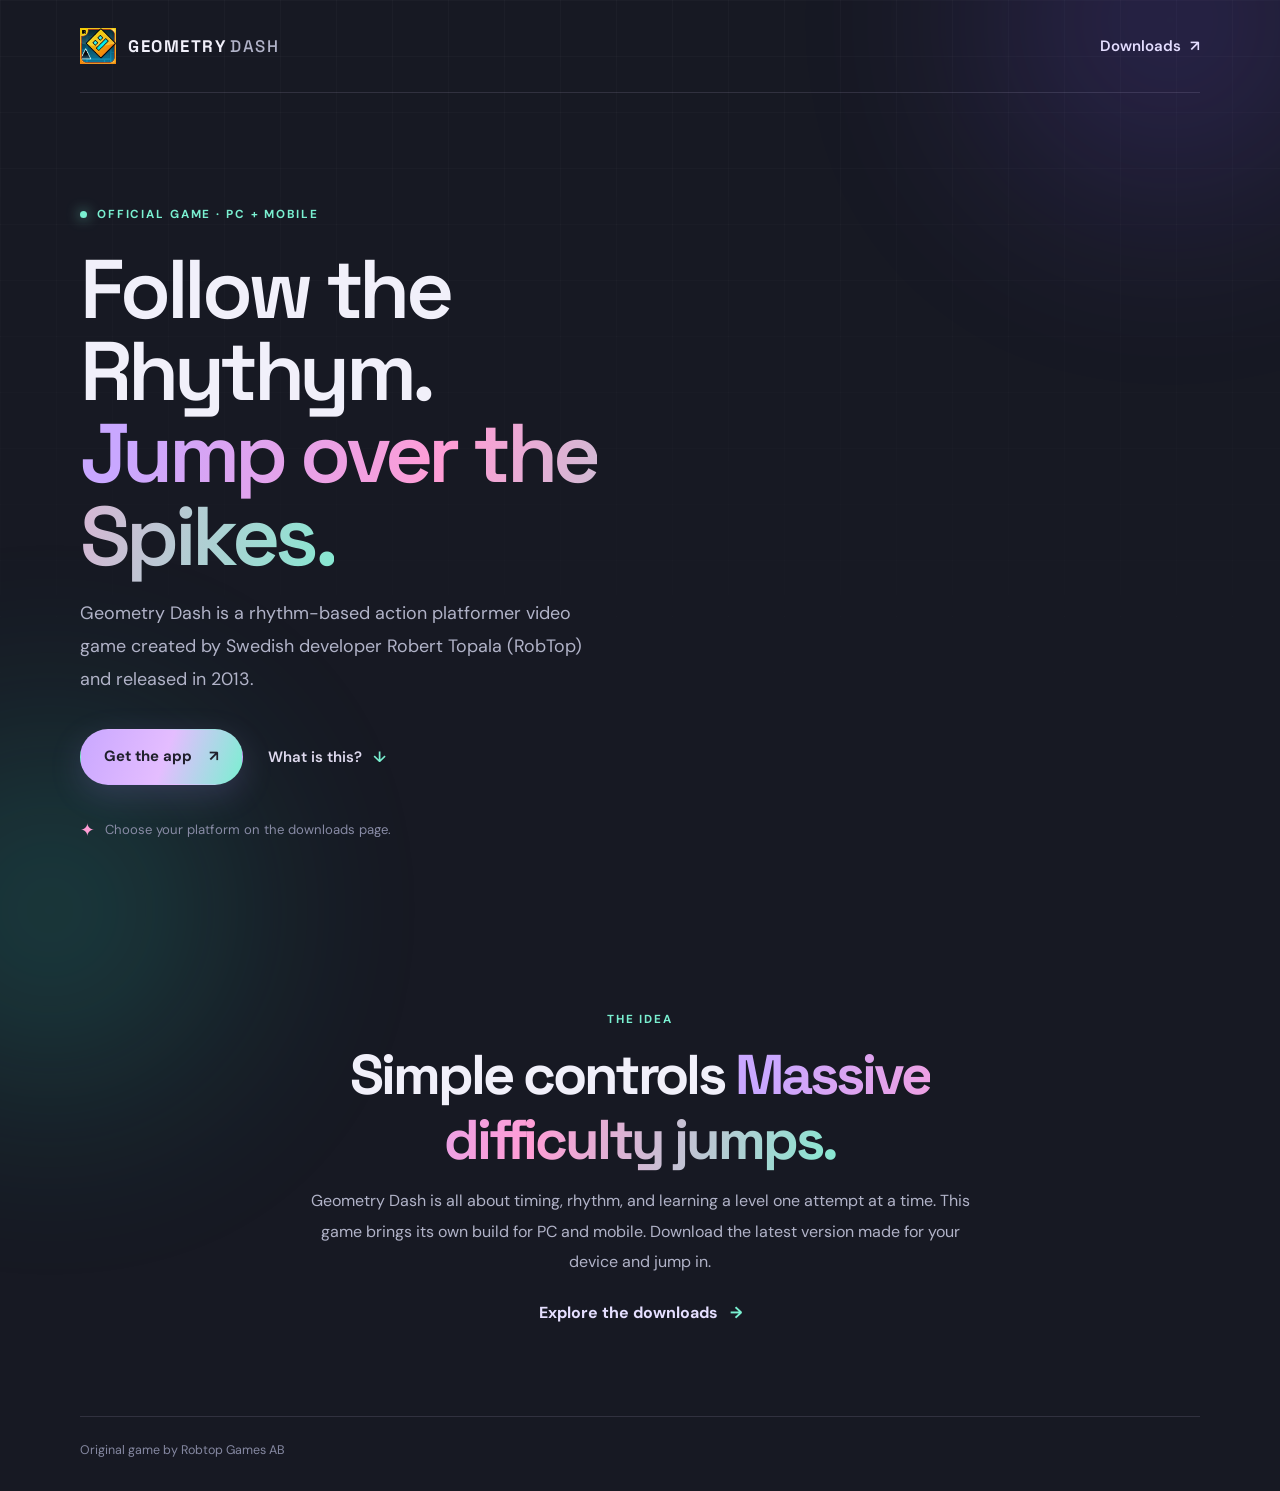
<file: index.html>
<!doctype html>
<html lang="en">
<head>
  <meta charset="utf-8">
  <meta name="viewport" content="width=device-width, initial-scale=1">
  <meta name="theme-color" content="#171923">
  <meta name="description" content="A community-made Geometry Dash mod, with separate builds for PC and mobile.">
  <title>Geometry Dash — Download for free</title>

  <link rel="preconnect" href="https://fonts.googleapis.com">
  <link rel="preconnect" href="https://fonts.gstatic.com" crossorigin>
  <link href="https://fonts.googleapis.com/css2?family=DM+Sans:wght@400;500;600;700&family=Space+Grotesk:wght@400;500;600;700&display=swap" rel="stylesheet">

  <link rel="stylesheet" href="styles.css">
  <script src="script.js" defer></script>
</head>
<body>
  <a class="skip-link" href="#main">Skip to content</a>

  <div class="ambient ambient-one" aria-hidden="true"></div>
  <div class="ambient ambient-two" aria-hidden="true"></div>

  <header class="topbar shell">
    <a class="brand" href="./" aria-label="Dash Lab home">
      <img src="/images/logo.png" alt="Dash Lab" class="brand-icon">
      <span>GEOMETRY<span class="brand-muted">DASH</span></span>
    </a>

    <div class="topbar-actions">
      <a class="top-link" href="downloads/">Downloads <span aria-hidden="true">↗</span></a>
    </div>
  </header>

  <main id="main" class="shell hero-layout">
    <section class="hero-copy reveal">
      <div class="eyebrow"><span class="pulse-dot"></span> OFFICIAL GAME · PC + MOBILE</div>

      <h1>Follow the Rhythym.<br><span class="gradient-text">Jump over the Spikes.</span></h1>

      <p class="hero-description">Geometry Dash is a rhythm-based action platformer video game created by Swedish developer Robert Topala (RobTop) and released in 2013.</p>

      <div class="hero-actions">
        <a class="button button-primary" href="downloads/">Get the app <span aria-hidden="true">↗</span></a>
        <a class="text-link" href="#about">What is this? <span aria-hidden="true">↓</span></a>
      </div>

      <div class="hero-note">
        <span class="note-icon" aria-hidden="true">✦</span>
        <span>Choose your platform on the downloads page.</span>
      </div>
    </section>

    <section class="about-section reveal" id="about">
      <div class="section-kicker">THE IDEA</div>
      <h2>Simple controls <span class="gradient-text">Massive difficulty jumps.</span></h2>
      <p>Geometry Dash is all about timing, rhythm, and learning a level one attempt at a time. This game brings its own build for PC and mobile. Download the latest version made for your device and jump in.</p>
      <a class="inline-arrow" href="downloads/">Explore the downloads <span aria-hidden="true">→</span></a>
    </section>
  </main>

  <footer class="site-footer shell">
    <span>Original game by Robtop Games AB</span>
  </footer>
</body>
</html>
</file>
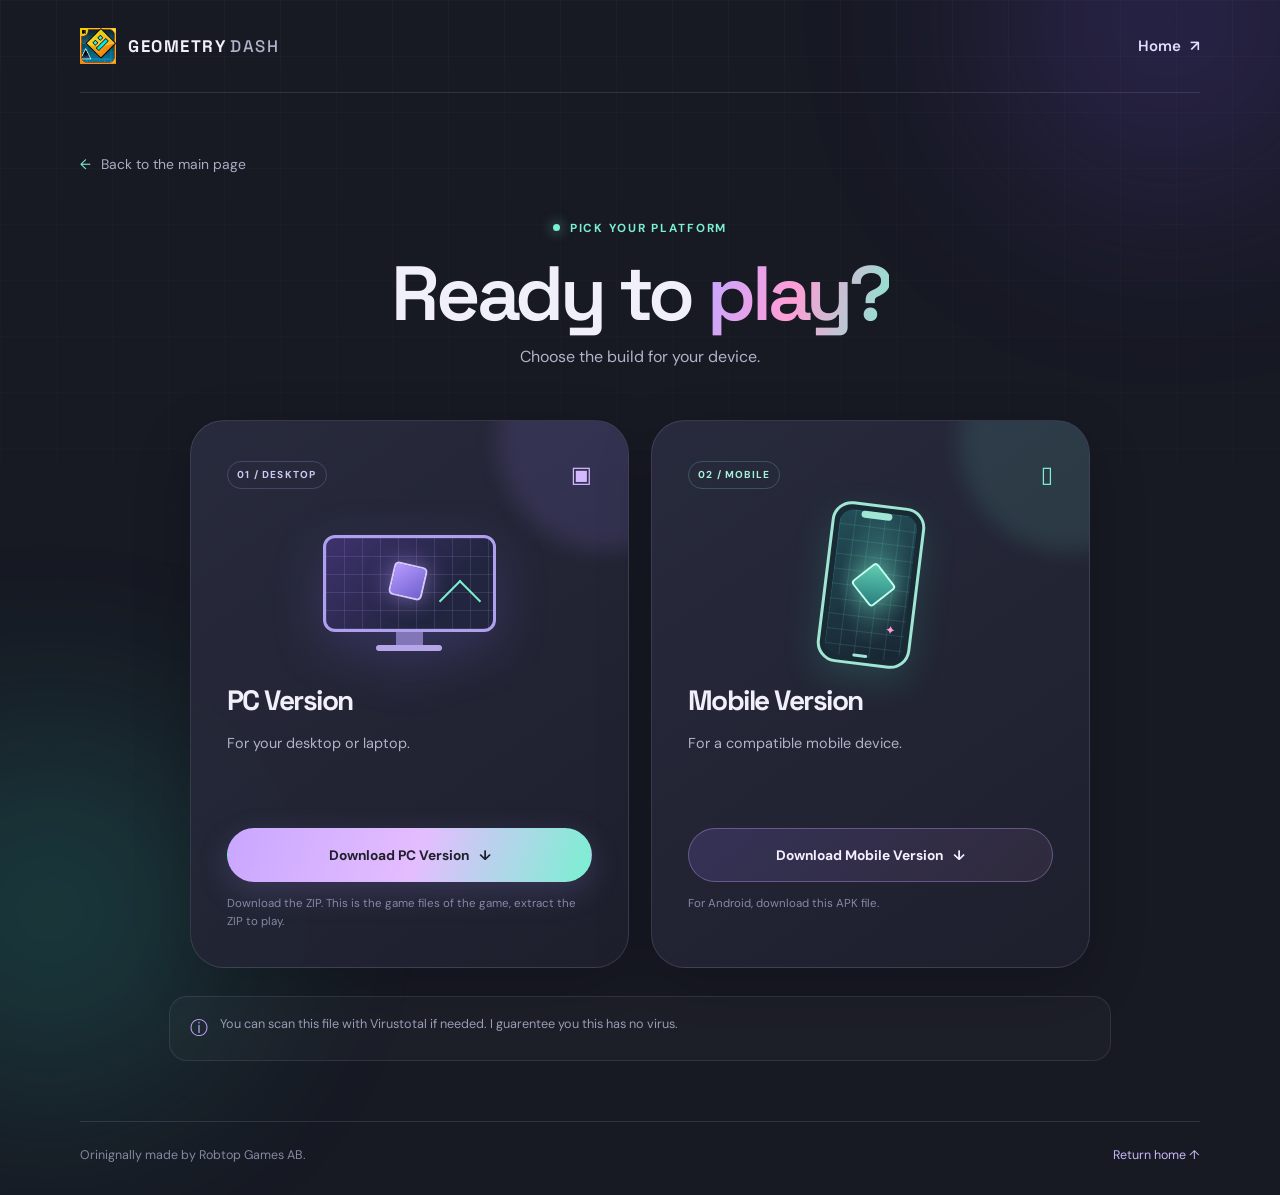
<file: downloads/index.html>
<!doctype html>
<html lang="en">
<head>
  <meta charset="utf-8">
  <meta name="viewport" content="width=device-width, initial-scale=1">
  <meta name="theme-color" content="#171923">
  <meta name="description" content="Choose the PC or mobile download for this community-made Geometry Dash mod.">
  <title>Downloads — Geometry Dash</title>

  <link rel="preconnect" href="https://fonts.googleapis.com">
  <link rel="preconnect" href="https://fonts.gstatic.com" crossorigin>
  <link href="https://fonts.googleapis.com/css2?family=DM+Sans:wght@400;500;600;700&family=Space+Grotesk:wght@400;500;600;700&display=swap" rel="stylesheet">

  <link rel="stylesheet" href="../styles.css">
  <script src="../download-config.js" defer></script>
  <script src="../script.js" defer></script>
</head>
<body>
  <a class="skip-link" href="#main">Skip to content</a>

  <div class="ambient ambient-one" aria-hidden="true"></div>
  <div class="ambient ambient-two" aria-hidden="true"></div>

  <header class="topbar shell">
    <a class="brand" href="../" aria-label="Dash Lab home">
      <img src="/images/logo.png" alt="Dash Lab" class="brand-icon">
      <span>GEOMETRY<span class="brand-muted">DASH</span></span>
    </a>

    <div class="topbar-actions">
      <a class="top-link" href="../">Home <span aria-hidden="true">↗</span></a>
    </div>
  </header>

  <main id="main" class="shell download-main">
    <a class="back-link reveal" href="../"><span aria-hidden="true">←</span> Back to the main page</a>

    <section class="download-heading reveal">
      <div class="eyebrow"><span class="pulse-dot"></span> PICK YOUR PLATFORM</div>
      <h1>Ready to <span class="gradient-text">play?</span></h1>
      <p>Choose the build for your device.</p>
    </section>

    <section class="download-grid" aria-label="Available downloads">
      <article class="download-card pc-card reveal">
        <div class="card-topline">
          <span class="platform-chip">01 / DESKTOP</span>
          <span class="card-glyph" aria-hidden="true">▣</span>
        </div>

        <div class="device-art pc-art" aria-hidden="true">
          <div class="monitor">
            <div class="monitor-screen">
              <span class="screen-cube"></span>
              <span class="screen-slope"></span>
            </div>
            <div class="monitor-neck"></div>
            <div class="monitor-foot"></div>
          </div>
        </div>

        <h2>PC Version</h2>
        <p>For your desktop or laptop.</p>
        <a class="button button-primary download-button" href="#" data-download="pc">Download PC Version <span aria-hidden="true">↓</span></a>
        <p class="file-hint">Download the ZIP. This is the game files of the game, extract the ZIP to play.</p>
      </article>

      <article class="download-card mobile-card reveal">
        <div class="card-topline">
          <span class="platform-chip">02 / MOBILE</span>
          <span class="card-glyph" aria-hidden="true">▯</span>
        </div>

        <div class="device-art mobile-art" aria-hidden="true">
          <div class="phone">
            <div class="phone-notch"></div>
            <div class="phone-screen">
              <span class="phone-cube"></span>
              <span class="phone-star">✦</span>
            </div>
            <div class="phone-home"></div>
          </div>
        </div>

        <h2>Mobile Version</h2>
        <p>For a compatible mobile device.</p>
        <a class="button button-secondary download-button" href="#" data-download="mobile">Download Mobile Version <span aria-hidden="true">↓</span></a>
        <p class="file-hint">For Android, download this APK file.</p>
      </article>
    </section>

    <div class="download-disclaimer reveal">
      <span aria-hidden="true">ⓘ</span>
      <p>You can scan this file with Virustotal if needed. I guarentee you this has no virus.</p>
    </div>

    <div class="toast" id="toast" role="status" aria-live="polite"></div>
  </main>

  <footer class="site-footer shell">
    <span>Orinignally made by Robtop Games AB.</span>
    <span><a href="../">Return home ↑</a></span>
  </footer>
</body>
</html>
</file>
<file: styles.css>
:root {
color-scheme: dark;
--bg: #171923;
--surface: rgba(36, 39, 54, 0.76);
--surface-strong: #252839;
--text: #f1f0fa;
--muted: #b1b3c8;
--line: rgba(219, 217, 255, 0.13);
--lilac: #c9a7ff;
--violet: #9276ff;
--mint: #7af0d1;
--pink: #ff9dd5;
--radius-xl: 34px;
--shadow: 0 24px 80px rgba(0, 0, 0, 0.25);
}

- { box-sizing: border-box; }
  html { scroll-behavior: smooth; scroll-padding-top: 2rem; }
  body {
  min-width: 320px;
  margin: 0;
  overflow-x: hidden;
  background: var(--bg);
  color: var(--text);
  font-family: "DM Sans", system-ui, -apple-system, BlinkMacSystemFont, "Segoe UI", sans-serif;
  line-height: 1.6;
  -webkit-font-smoothing: antialiased;
  }
  body::before {
  position: fixed;
  z-index: -2;
  inset: 0;
  background-image: linear-gradient(rgba(255,255,255,.022) 1px, transparent 1px), linear-gradient(90deg, rgba(255,255,255,.022) 1px, transparent 1px);
  background-size: 56px 56px;
  mask-image: linear-gradient(to bottom, black, transparent 88%);
  content: "";
  pointer-events: none;
  }
  a { color: inherit; text-decoration: none; }
  button, a { -webkit-tap-highlight-color: transparent; }
  button:focus-visible, a:focus-visible { outline: 3px solid var(--mint); outline-offset: 4px; }
  .shell { width: min(1120px, calc(100% - 48px)); margin-inline: auto; }
  .skip-link { position: fixed; z-index: 30; top: 1rem; left: 1rem; padding: .7rem 1rem; transform: translateY(-160%); border-radius: 12px; background: var(--mint); color: #17221f; font-weight: 700; }
  .skip-link:focus { transform: translateY(0); }
  .ambient { position: fixed; z-index: -1; width: 360px; height: 360px; border-radius: 50%; filter: blur(110px); opacity: .19; pointer-events: none; animation: ambient-drift 14s ease-in-out infinite alternate; }
  .ambient-one { top: -160px; right: -70px; background: #8158ff; }
  .ambient-two { bottom: -190px; left: -130px; background: #2bdfbf; animation-delay: -6s; }
  .topbar { display: flex; align-items: center; justify-content: space-between; min-height: 92px; border-bottom: 1px solid var(--line); }
  .brand { display: inline-flex; align-items: center; gap: 12px; font-family: "Space Grotesk", sans-serif; font-weight: 700; font-size: 1.05rem; letter-spacing: .09em; }
  .brand-muted { margin-left: 4px; color: var(--muted); font-weight: 500; }
  .brand-mark { display: grid; width: 31px; height: 31px; place-items: center; transform: rotate(7deg); border: 1px solid rgba(201,167,255,.85); border-radius: 9px; background: linear-gradient(145deg, rgba(201,167,255,.25), rgba(122,240,209,.09)); box-shadow: 0 0 30px rgba(146,118,255,.17); }
  .brand-mark span { width: 12px; height: 12px; transform: rotate(45deg); border: 2px solid var(--mint); border-radius: 2px; }
  .top-link { display: inline-flex; align-items: center; gap: 9px; color: #e4ddff; font-size: .94rem; font-weight: 600; transition: color .2s ease, transform .2s ease; }
  .top-link:hover, .inline-arrow:hover { color: var(--mint); transform: translateX(3px); }
  .hero-layout { display: grid; grid-template-columns: 1.02fr .98fr; column-gap: clamp(24px, 5vw, 72px); align-items: center; padding-top: clamp(54px, 9vw, 112px); }
  .hero-copy { position: relative; z-index: 1; padding-bottom: 26px; }
  .eyebrow, .section-kicker { display: flex; align-items: center; gap: 10px; color: var(--mint); font-size: .73rem; font-weight: 700; letter-spacing: .16em; }
  .pulse-dot { width: 7px; height: 7px; border-radius: 50%; background: var(--mint); box-shadow: 0 0 13px rgba(122,240,209,.85); }
  h1, h2, p { margin-top: 0; }
  h1, h2 { font-family: "Space Grotesk", sans-serif; letter-spacing: -.055em; }
  .hero-copy h1, .download-heading h1 { margin: 24px 0 20px; font-size: clamp(3.4rem, 6.5vw, 5.9rem); line-height: .99; font-weight: 600; }
  .gradient-text { color: transparent; background: linear-gradient(105deg, var(--lilac) 7%, var(--pink) 48%, var(--mint) 105%); background-clip: text; -webkit-background-clip: text; }
  .hero-description { max-width: 510px; color: var(--muted); font-size: clamp(1rem, 1.5vw, 1.12rem); line-height: 1.85; }
  .hero-actions { display: flex; flex-wrap: wrap; align-items: center; gap: 25px; margin-top: 32px; }
  .button { position: relative; display: inline-flex; min-height: 54px; align-items: center; justify-content: center; gap: 17px; padding: 0 23px; overflow: hidden; border: 1px solid transparent; border-radius: 999px; font-size: .93rem; font-weight: 700; transition: transform .22s ease, box-shadow .22s ease, border-color .22s ease, background .22s ease; }
  .button::after { position: absolute; inset: 0; transform: translateX(-130%) skewX(-22deg); background: linear-gradient(90deg, transparent, rgba(255,255,255,.22), transparent); content: ""; transition: transform .6s ease; }
  .button:hover { transform: translateY(-3px); }
  .button:hover::after { transform: translateX(130%) skewX(-22deg); }
  .button-primary { color: #20202c; background: linear-gradient(110deg, var(--lilac), #e4bdff 52%, var(--mint)); box-shadow: 0 10px 32px rgba(170,147,255,.18); }
  .button-primary:hover { box-shadow: 0 15px 40px rgba(170,147,255,.28); }
  .button-secondary { color: #f6efff; border-color: rgba(201,167,255,.35); background: linear-gradient(135deg, rgba(149,116,255,.17), rgba(255,157,213,.08)); }
  .button-secondary:hover { border-color: rgba(201,167,255,.7); }
  .text-link { color: #ded9ee; font-size: .94rem; font-weight: 600; transition: color .2s ease; }
  .text-link span { margin-left: 7px; color: var(--mint); }
  .text-link:hover { color: var(--mint); }
  .hero-note { display: flex; align-items: center; gap: 10px; margin-top: 31px; color: #888ba5; font-size: .82rem; }
  .note-icon { color: var(--pink); font-size: 1.1rem; }
  .visual-stage { --tilt-x: 0deg; --tilt-y: 0deg; position: relative; min-height: 460px; overflow: hidden; isolation: isolate; border: 1px solid rgba(210,201,255,.17); border-radius: 40px; background: radial-gradient(ellipse at 53% 45%, rgba(119,94,198,.28), transparent 43%), linear-gradient(145deg, rgba(42,45,66,.65), rgba(26,28,41,.6)); box-shadow: var(--shadow); perspective: 850px; }
  .visual-stage::after { position: absolute; z-index: -1; inset: 0; background: linear-gradient(135deg, rgba(255,255,255,.045), transparent 45%, rgba(122,240,209,.025)); content: ""; }
  .stage-grid { position: absolute; inset: 0; opacity: .28; background-image: linear-gradient(rgba(201,167,255,.12) 1px, transparent 1px), linear-gradient(90deg, rgba(201,167,255,.12) 1px, transparent 1px); background-size: 32px 32px; mask-image: radial-gradient(ellipse, black 12%, transparent 73%); }
  .stage-orbit { position: absolute; top: 48%; left: 50%; width: 330px; height: 330px; border: 1px solid rgba(201,167,255,.2); border-radius: 50%; transform: translate(-50%,-50%) rotate(-22deg) scaleY(.55); }
  .orbit-b { width: 420px; height: 420px; transform: translate(-50%,-50%) rotate(52deg) scaleY(.48); border-color: rgba(122,240,209,.17); }
  .float-shape { position: absolute; z-index: 2; }
  .shape-diamond { top: 18%; right: 20%; width: 27px; height: 27px; transform: rotate(45deg); border: 2px solid var(--mint); border-radius: 5px; box-shadow: 0 0 25px rgba(122,240,209,.3); animation: bob 5s ease-in-out infinite; }
  .shape-ring { bottom: 20%; left: 18%; width: 42px; height: 42px; border: 2px solid var(--pink); border-radius: 50%; box-shadow: 0 0 26px rgba(255,157,213,.2); animation: bob 6s ease-in-out infinite reverse; }
  .shape-cross { top: 27%; left: 18%; color: var(--lilac); font-size: 2rem; font-weight: 400; animation: spin-slow 15s linear infinite; }
  .platform { position: absolute; bottom: 19%; left: 50%; height: 10px; transform: translateX(-50%) skewX(-25deg); border-radius: 5px; }
  .platform-back { bottom: 25%; width: 220px; opacity: .35; background: var(--lilac); filter: blur(16px); }
  .platform-front { width: 200px; background: linear-gradient(90deg, transparent, var(--lilac), var(--mint), transparent); box-shadow: 0 0 24px rgba(122,240,209,.5); }
  .stage-caption { position: absolute; right: 25px; bottom: 24px; left: 25px; display: flex; align-items: center; gap: 11px; color: #a8abc3; font-size: .66rem; font-weight: 700; letter-spacing: .14em; }
  .caption-bars { display: inline-flex; align-items: end; height: 15px; gap: 3px; }.caption-bars i { display: block; width: 3px; height: 8px; border-radius: 5px; background: var(--mint); animation: equalize .9s ease-in-out infinite alternate; }.caption-bars i:nth-child(2) { height: 14px; animation-delay: -.4s; }.caption-bars i:nth-child(3) { height: 10px; animation-delay: -.7s; }
  .caption-status { margin-left: auto; color: var(--mint); font-size: .6rem; letter-spacing: .08em; }
  .about-section { grid-column: 1 / -1; max-width: 760px; margin: clamp(74px, 11vw, 140px) auto 0; text-align: center; }
  .section-kicker { justify-content: center; }
  .about-section h2 { margin: 15px 0 14px; font-size: clamp(2.2rem, 4.8vw, 3.5rem); line-height: 1.15; }
  .about-section p { max-width: 690px; margin: 0 auto; color: var(--muted); line-height: 1.9; }
  .inline-arrow { display: inline-flex; gap: 12px; margin-top: 23px; color: #e5dfff; font-weight: 700; transition: color .2s ease, transform .2s ease; }
  .inline-arrow span { color: var(--mint); }
  .site-footer { display: flex; justify-content: space-between; gap: 24px; margin-top: 90px; padding: 24px 0 30px; border-top: 1px solid var(--line); color: #8588a1; font-size: .78rem; }
  .site-footer a { color: #c8b8f7; }
  /* Downloads page */
  .download-main { padding-top: clamp(35px, 5vw, 58px); }
  .back-link { display: inline-flex; align-items: center; gap: 10px; color: #a9acc2; font-size: .87rem; transition: color .2s ease; }
  .back-link span { color: var(--mint); }.back-link:hover { color: var(--text); }
  .download-heading { max-width: 700px; margin: 42px auto 50px; text-align: center; }
  .download-heading .eyebrow { justify-content: center; }
  .download-heading h1 { margin: 18px 0 13px; font-size: clamp(3.1rem, 6vw, 5.2rem); }
  .download-heading p { margin: 0 auto; max-width: 580px; color: var(--muted); }
  .download-heading code { padding: 2px 7px; border: 1px solid var(--line); border-radius: 6px; background: rgba(255,255,255,.045); color: #e4d7ff; font-size: .9em; }
  .download-grid { display: grid; grid-template-columns: repeat(2, minmax(0, 1fr)); gap: 22px; max-width: 900px; margin: 0 auto; }
  .download-card { position: relative; display: flex; min-width: 0; flex-direction: column; padding: clamp(23px, 4vw, 36px); overflow: hidden; border: 1px solid var(--line); border-radius: var(--radius-xl); background: linear-gradient(145deg, rgba(42,45,64,.9), rgba(30,32,46,.91)); box-shadow: 0 18px 60px rgba(0,0,0,.16); transition: transform .3s ease, border-color .3s ease, box-shadow .3s ease; }
  .download-card::before { position: absolute; top: -90px; right: -90px; width: 220px; height: 220px; border-radius: 50%; background: rgba(160,130,255,.13); filter: blur(10px); content: ""; pointer-events: none; }
  .mobile-card::before { background: rgba(122,240,209,.1); }
  .download-card:hover { transform: translateY(-6px); border-color: rgba(201,167,255,.34); box-shadow: 0 25px 80px rgba(0,0,0,.23); }
  .card-topline { position: relative; z-index: 1; display: flex; align-items: center; justify-content: space-between; }
  .platform-chip { padding: 5px 9px; border: 1px solid rgba(201,167,255,.22); border-radius: 99px; color: #d2c6f5; font-size: .63rem; font-weight: 700; letter-spacing: .12em; }
  .mobile-card .platform-chip { border-color: rgba(122,240,209,.22); color: #a8f2dc; }
  .card-glyph { color: #d3b8ff; font-size: 1.4rem; }.mobile-card .card-glyph { color: var(--mint); }
  .device-art { position: relative; display: grid; min-height: 184px; place-items: center; }
  .monitor { position: relative; width: 173px; height: 111px; margin-top: 12px; filter: drop-shadow(0 16px 25px rgba(136,103,255,.2)); }
  .monitor-screen { position: absolute; inset: 0 0 14px; overflow: hidden; border: 3px solid #aea0ee; border-radius: 12px; background: linear-gradient(135deg, #3e326e, #21253e 70%); }
  .monitor-screen::before { position: absolute; inset: 0; background-image: linear-gradient(rgba(201,167,255,.14) 1px, transparent 1px), linear-gradient(90deg, rgba(201,167,255,.14) 1px, transparent 1px); background-size: 18px 18px; content: ""; }
  .screen-cube { position: absolute; z-index: 1; top: 26px; left: 65px; width: 30px; height: 30px; transform: rotate(13deg); border: 2px solid #d8c6ff; border-radius: 5px; background: linear-gradient(135deg, #b69aff, #7161ce); box-shadow: 0 0 22px rgba(182,154,255,.55); animation: cube-hover 4s ease-in-out infinite; }
  .screen-slope { position: absolute; right: 18px; bottom: 13px; width: 28px; height: 28px; transform: rotate(45deg); border-top: 2px solid var(--mint); border-left: 2px solid var(--mint); }
  .monitor-neck { position: absolute; bottom: 0; left: 73px; width: 27px; height: 14px; background: #8276b9; }
  .monitor-foot { position: absolute; bottom: -5px; left: 53px; width: 66px; height: 6px; border-radius: 5px; background: #b5a6ea; }
  .phone { position: relative; width: 88px; height: 156px; transform: rotate(7deg); border: 3px solid #a1e6d4; border-radius: 20px; background: #182b35; box-shadow: 0 13px 34px rgba(67,205,174,.17); animation: phone-float 5s ease-in-out infinite; }
  .phone-screen { position: absolute; inset: 5px; overflow: hidden; border-radius: 14px; background: radial-gradient(ellipse at 55% 45%, rgba(122,240,209,.3), transparent 60%), linear-gradient(160deg, #234f58, #192533); }
  .phone-screen::before { position: absolute; inset: 0; background-image: linear-gradient(rgba(122,240,209,.13) 1px, transparent 1px), linear-gradient(90deg, rgba(122,240,209,.13) 1px, transparent 1px); background-size: 15px 15px; content: ""; }
  .phone-notch { position: absolute; z-index: 2; top: 5px; left: 26px; width: 31px; height: 7px; border-radius: 99px; background: #a1e6d4; }
  .phone-cube { position: absolute; top: 56px; left: 25px; width: 29px; height: 29px; transform: rotate(45deg); border: 2px solid #bcffed; border-radius: 4px; background: linear-gradient(135deg, #61cdb2, #287f80); box-shadow: 0 0 22px rgba(122,240,209,.5); }
  .phone-star { position: absolute; right: 9px; bottom: 20px; color: var(--pink); font-size: .8rem; }
  .phone-home { position: absolute; bottom: 5px; left: 34px; width: 15px; height: 3px; border-radius: 5px; background: #a1e6d4; }
  .download-card h2 { position: relative; margin: 1px 0 8px; font-size: 1.75rem; }
  .download-card > p:not(.file-hint) { position: relative; min-height: 74px; margin-bottom: 23px; color: var(--muted); font-size: .9rem; line-height: 1.8; }
  .download-card .button { position: relative; width: 100%; justify-content: space-between; padding-inline: 18px; font-size: .86rem; }
  .file-hint { margin: 13px 0 0; color: #8589a4; font-size: .72rem; line-height: 1.6; }
  .download-disclaimer { display: flex; align-items: flex-start; gap: 12px; max-width: 900px; margin: 28px auto 0; padding: 17px 20px; border: 1px solid rgba(201,167,255,.13); border-radius: 18px; background: rgba(255,255,255,.025); color: #999cb4; font-size: .79rem; }
  .download-disclaimer > span { color: var(--lilac); font-size: 1.1rem; }.download-disclaimer p { margin: 0; }
  .download-main + .site-footer { margin-top: 60px; }
  .toast { position: fixed; z-index: 20; right: 24px; bottom: 24px; max-width: min(410px, calc(100% - 48px)); padding: 14px 18px; transform: translateY(20px); border: 1px solid rgba(201,167,255,.27); border-radius: 16px; background: #29283b; color: #f3edff; box-shadow: 0 18px 50px rgba(0,0,0,.35); opacity: 0; pointer-events: none; transition: opacity .22s ease, transform .22s ease; }
  .toast.is-shown { transform: translateY(0); opacity: 1; }
  .reveal { transform: translateY(18px); opacity: 0; transition: transform .75s cubic-bezier(.2,.75,.25,1), opacity .75s ease; }
  .reveal.is-visible { transform: translateY(0); opacity: 1; }
  .download-grid .reveal:nth-child(2) { transition-delay: .12s; }
  @keyframes cube-hover { 0%,100% { margin-top: 0; } 50% { margin-top: -11px; } }
  @keyframes phone-float { 0%,100% { transform: translateY(0) rotate(7deg); } 50% { transform: translateY(-8px) rotate(4deg); } }
  @keyframes bob { 0%,100% { translate: 0 0; } 50% { translate: 0 -13px; } }
  @keyframes spin-slow { from { rotate: 0deg; } to { rotate: 360deg; } }
  @keyframes equalize { from { transform: scaleY(.55); } to { transform: scaleY(1); } }
  @keyframes ambient-drift { from { transform: translate3d(0,0,0) scale(.9); } to { transform: translate3d(30px,30px,0) scale(1.15); } }
  @media (max-width: 850px) {
  .hero-layout { grid-template-columns: 1fr; gap: 34px; padding-top: 64px; }
  .hero-copy { max-width: 680px; }
  .visual-stage { width: min(100%, 600px); min-height: 410px; margin-inline: auto; }
  .about-section { margin-top: 85px; }
  }
  @media (max-width: 620px) {
  .shell { width: min(100% - 32px, 520px); }
  .topbar { min-height: 76px; }
  .hero-layout { padding-top: 48px; }
  .hero-copy h1, .download-heading h1 { font-size: clamp(3rem, 13vw, 4.2rem); }
  .hero-actions { gap: 18px; }
  .visual-stage { min-height: 350px; border-radius: 28px; }

  .stage-orbit { width: 270px; height: 270px; }.orbit-b { width: 340px; height: 340px; }
  .platform-front { width: 165px; }
  .download-heading { margin: 33px auto 35px; }
  .download-grid { grid-template-columns: 1fr; max-width: 430px; }
  .download-card > p:not(.file-hint) { min-height: unset; }
  .device-art { min-height: 165px; }
  .site-footer { flex-direction: column; gap: 8px; margin-top: 64px; }
  .download-main + .site-footer { margin-top: 42px; }
  }
  @media (prefers-reduced-motion: reduce) {
  *, *::before, *::after { scroll-behavior: auto !important; animation-duration: .01ms !important; animation-iteration-count: 1 !important; transition-duration: .01ms !important; }
  .reveal { transform: none; opacity: 1; }
  }
  img.brand-icon {
  display: block;
  width: 36px;
  height: 36px;
  object-fit: contain;
  opacity: 1;
  visibility: visible;
  flex-shrink: 0;
               }
.download-card .button {
  position: relative;
  width: 100%;
  box-sizing: border-box;
  justify-content: center;
  gap: 10px;
  padding-inline: 18px;
  font-size: .86rem;
  text-align: center;
}
</file>
